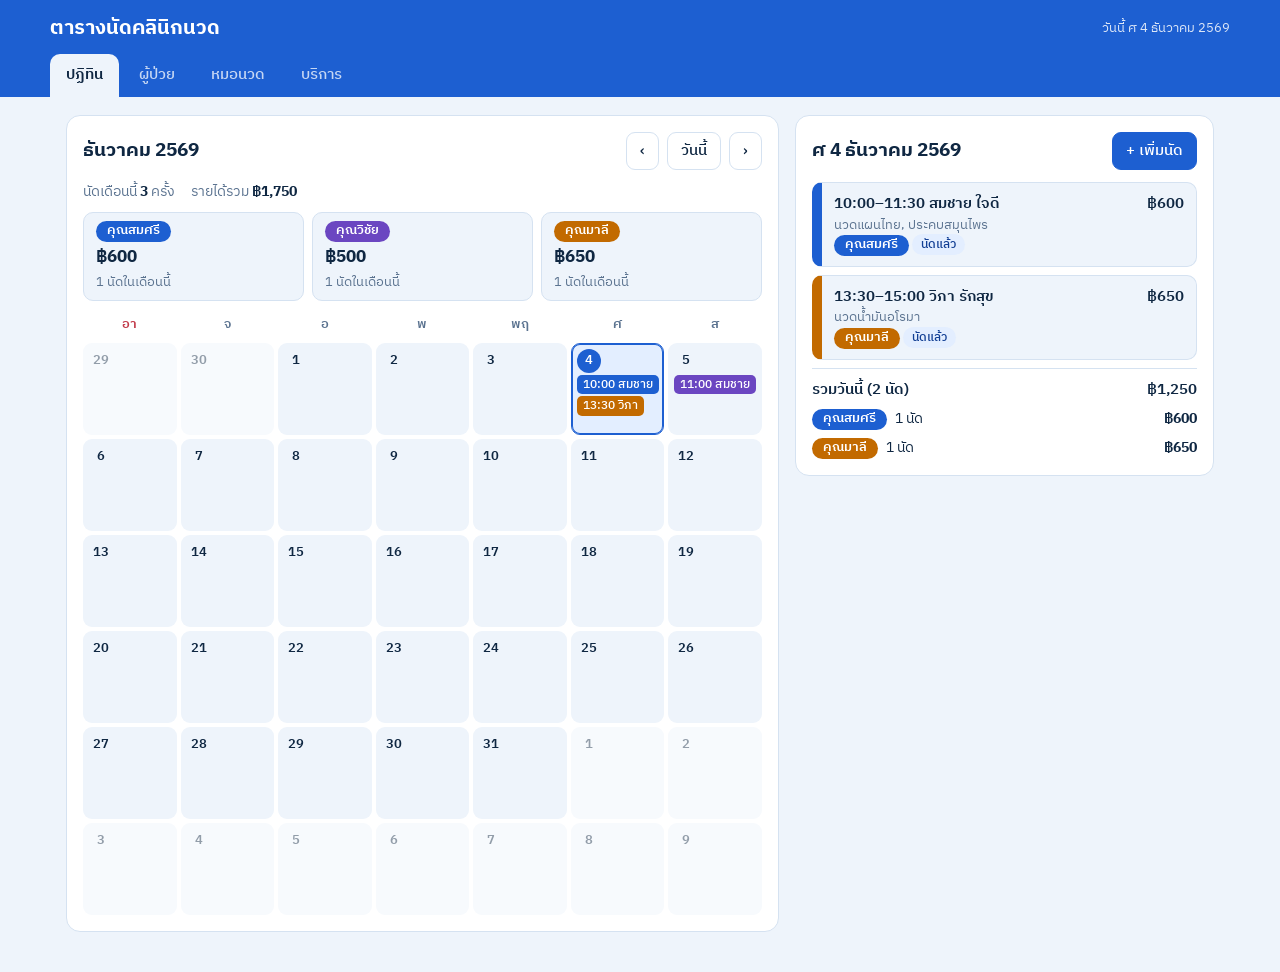
<file: public/assets/aistudio/___________________1__7b80b127.html>
<!doctype html>
<html lang="th">
<head>
<meta charset="utf-8">
<meta name="viewport" content="width=device-width, initial-scale=1, viewport-fit=cover">
<title>ตารางนัดคลินิกนวด</title>
<link href="https://fonts.googleapis.com/css2?family=IBM+Plex+Sans+Thai:wght@400;500;600;700&display=swap" rel="stylesheet">
<style>
:root{--bg:#eef4fb;--sf:#fff;--ink:#0f2742;--mu:#5b7390;--ln:#d5e2f1;--br:#1d5fd1;--brd:#123f94;--soft:#e3eeff;--ok:#0f8a5f;--no:#c23b4a;--on:#fff;color-scheme:light;
box-sizing:border-box;padding-top:env(safe-area-inset-top,0px);padding-bottom:env(safe-area-inset-bottom,0px)}
@media(prefers-color-scheme:dark){:root:not([data-theme="light"]){--bg:#0b1727;--sf:#12233a;--ink:#e6eefb;--mu:#93a9c6;--ln:#243a57;--br:#5b97ff;--brd:#9dc0ff;--soft:#17325a;--ok:#3fcf9b;--no:#ff7a8a;--on:#06152b;color-scheme:dark}}
:root[data-theme="dark"]{--bg:#0b1727;--sf:#12233a;--ink:#e6eefb;--mu:#93a9c6;--ln:#243a57;--br:#5b97ff;--brd:#9dc0ff;--soft:#17325a;--ok:#3fcf9b;--no:#ff7a8a;--on:#06152b;color-scheme:dark}
html{scroll-padding-top:env(safe-area-inset-top,0px)}
*{box-sizing:border-box}
body{margin:0;background:var(--bg);color:var(--ink);font:15px/1.5 "IBM Plex Sans Thai",system-ui,sans-serif}
button,input,select,textarea{font:inherit;color:inherit}
button{cursor:pointer}
:focus-visible{outline:2px solid var(--br);outline-offset:2px}
header{background:var(--br);color:var(--on);padding:14px 20px 0}
.hd{max-width:1180px;margin:auto;display:flex;align-items:center;justify-content:space-between;gap:12px;flex-wrap:wrap}
h1{font-size:20px;margin:0;font-weight:700}
nav{max-width:1180px;margin:10px auto 0;display:flex;gap:4px;overflow-x:auto}
nav button{background:none;border:0;color:var(--on);opacity:.75;padding:10px 16px;border-radius:10px 10px 0 0;font-weight:500;white-space:nowrap}
nav button.on{background:var(--bg);color:var(--ink);opacity:1;font-weight:600}
main{max-width:1180px;margin:auto;padding:18px 16px 40px}
.card{background:var(--sf);border:1px solid var(--ln);border-radius:14px;padding:16px}
.wrap{display:grid;grid-template-columns:minmax(0,1.7fr) minmax(300px,1fr);gap:16px;align-items:start}
@media(max-width:860px){.wrap{grid-template-columns:1fr}}
.bar{display:flex;align-items:center;gap:8px;flex-wrap:wrap;margin-bottom:12px}
.bar h2{margin:0;font-size:19px;flex:1;min-width:140px}
.btn{border:1px solid var(--ln);background:var(--sf);border-radius:9px;padding:7px 13px;font-weight:500}
.btn:hover{background:var(--soft)}
.pri{background:var(--br);border-color:var(--br);color:var(--on)}
.pri:hover{background:var(--brd);color:var(--on)}
.dng{color:var(--no);border-color:var(--no)}
.sum{display:flex;gap:16px;flex-wrap:wrap;color:var(--mu);font-size:13.5px;margin-bottom:10px}
.sum b{color:var(--ink)}
.grid{display:grid;grid-template-columns:repeat(7,minmax(0,1fr));gap:4px}
.dn{text-align:center;color:var(--mu);font-size:13px;padding:4px 0;font-weight:600}
.dn:first-child{color:var(--no)}
.cell{min-height:92px;background:var(--bg);border:1px solid transparent;border-radius:9px;padding:5px;text-align:left;display:flex;flex-direction:column;gap:2px;overflow:hidden}
.cell:hover{border-color:var(--br)}
.cell.out{opacity:.45}
.cell.sel{background:var(--soft);border-color:var(--br);box-shadow:inset 0 0 0 1px var(--br)}
.cell .n{font-weight:600;font-size:13px;width:24px;height:24px;display:grid;place-items:center;border-radius:50%}
.cell.today .n{background:var(--br);color:var(--on)}
.chip{font-size:11.5px;line-height:1.35;padding:2px 6px;background:var(--c);color:#fff;font-weight:500;border-radius:5px;white-space:nowrap;overflow:hidden;text-overflow:ellipsis}
.chip.x{text-decoration:line-through;opacity:.5}
.more{font-size:11px;color:var(--mu)}
.cnt{display:none;margin:auto 0 0;align-self:center;background:var(--br);color:var(--on);border-radius:99px;font-size:11px;padding:0 7px;font-weight:600}
@media(max-width:700px){.chip,.more{display:none}.cell{min-height:56px;align-items:center}.cell.has .cnt{display:block}}
.ap{display:block;width:100%;text-align:left;background:var(--bg);border:1px solid var(--ln);border-left:10px solid var(--c);border-radius:10px;padding:10px 12px;margin-bottom:8px}
.ap:hover{border-color:var(--br);border-left-color:var(--c)}
.ap .t{display:flex;justify-content:space-between;gap:8px;font-weight:600}
.ap .s{color:var(--mu);font-size:13px}
.tag{font-size:12px;padding:1px 9px;border-radius:99px;background:var(--soft);color:var(--brd);font-weight:500}
.tag.ok{background:color-mix(in srgb,var(--ok) 18%,transparent);color:var(--ok)}
.tag.no{background:color-mix(in srgb,var(--no) 16%,transparent);color:var(--no)}
.tot{display:flex;justify-content:space-between;border-top:1px solid var(--ln);padding-top:10px;margin-top:6px;font-weight:600}
.emp{color:var(--mu);text-align:center;padding:24px 0}
.row{display:flex;align-items:center;gap:12px;padding:11px 4px;border-bottom:1px solid var(--ln)}
.row:last-child{border:0}
.row .g{flex:1;min-width:0}
.row .s{color:var(--mu);font-size:13px}
.dot{width:24px;height:24px;border-radius:50%;background:var(--c);flex:none}
input,select,textarea{width:100%;background:var(--sf);border:1px solid var(--ln);border-radius:9px;padding:8px 10px}
label{display:block;font-size:13px;color:var(--mu);margin:10px 0 3px;font-weight:500}
dialog{border:0;border-radius:16px;padding:0;width:min(520px,94vw);max-height:92vh;background:var(--sf);color:var(--ink);box-shadow:0 20px 60px rgba(8,25,55,.35)}
dialog::backdrop{background:rgba(8,25,55,.5)}
.dl{padding:18px 20px;overflow:auto;max-height:92vh}
.dl h3{margin:0 0 4px;font-size:18px}
.two{display:grid;grid-template-columns:1fr 1fr;gap:10px}
.sv{display:flex;align-items:center;gap:8px;padding:6px 8px;border:1px solid var(--ln);border-radius:9px;margin-bottom:5px;cursor:pointer;color:var(--ink);font-size:14px;margin-top:0}
.sv input{width:auto}
.sv span{flex:1}
.calc{background:var(--soft);border-radius:10px;padding:10px 12px;margin-top:12px;font-size:14px}
.calc div{display:flex;justify-content:space-between}
.calc .g{font-size:18px;font-weight:700;color:var(--brd);border-top:1px solid var(--ln);margin-top:5px;padding-top:5px}
.warn{color:var(--no);font-size:13px;margin-top:6px}
.act{display:flex;gap:8px;margin-top:16px;justify-content:flex-end}
.act .l{margin-right:auto}
.tp{display:inline-block;background:var(--c);color:#fff;border-radius:99px;padding:1px 11px;font-size:12.5px;font-weight:600}.lg{display:flex;gap:6px;flex-wrap:wrap;margin-bottom:10px}.fpr{width:92px!important;text-align:right;padding:4px 8px!important}.lg{gap:8px}.rv{display:flex;flex-direction:column;gap:3px;align-items:flex-start;background:var(--bg);border:1px solid var(--ln);border-radius:10px;padding:8px 12px;min-width:118px;flex:1}.rv b{font-size:17px}.rv small{color:var(--mu)}.rr{display:flex;align-items:center;gap:8px;margin-top:8px;font-size:13.5px}.rr b{margin-left:auto}
</style>
</head>
<body>
<header><div class="hd"><h1>ตารางนัดคลินิกนวด</h1><span id="hs" style="font-size:13px;opacity:.85"></span></div>
<nav id="nav"></nav></header>
<main id="main"></main>
<dialog id="dlg"><div class="dl" id="dl"></div></dialog>
<script>
const $=s=>document.querySelector(s);
const esc=s=>String(s==null?'':s).replace(/[&<>"]/g,c=>({'&':'&amp;','<':'&lt;','>':'&gt;','"':'&quot;'}[c]));
const MN=['มกราคม','กุมภาพันธ์','มีนาคม','เมษายน','พฤษภาคม','มิถุนายน','กรกฎาคม','สิงหาคม','กันยายน','ตุลาคม','พฤศจิกายน','ธันวาคม'];
const DN=['อา','จ','อ','พ','พฤ','ศ','ส'];
const COL=['#1d5fd1','#0b7f8c','#6b46c1','#c26a00','#c93b68','#1f8a4c'];
const pad=n=>String(n).padStart(2,'0');
const ymd=d=>d.getFullYear()+'-'+pad(d.getMonth()+1)+'-'+pad(d.getDate());
const uid=()=>Math.random().toString(36).slice(2,9);
const baht=n=>'฿'+Number(n||0).toLocaleString('th-TH');
const tm=t=>{const[h,m]=(t||'0:0').split(':');return +h*60+ +m};
const hm=n=>pad(Math.floor(n/60)%24)+':'+pad(n%60);
const thDate=s=>{const d=new Date(s+'T00:00');return DN[d.getDay()]+' '+d.getDate()+' '+MN[d.getMonth()]+' '+(d.getFullYear()+543)};
const KEY='clinic-v1';
function seed(){const t=ymd(new Date()),d=new Date();d.setDate(d.getDate()+1);const n=ymd(d);
return{patients:[{id:'p1',name:'สมชาย ใจดี',phone:'081-234-5678',note:'ปวดบ่า ไหล่'},{id:'p2',name:'วิภา รักสุข',phone:'089-111-2233',note:'แพ้น้ำมันหอมบางชนิด'}],
therapists:[{id:'t1',name:'คุณสมศรี',color:COL[0]},{id:'t2',name:'คุณวิชัย',color:COL[2]},{id:'t3',name:'คุณมาลี',color:COL[3]}],
services:[{id:'s1',name:'นวดแผนไทย',min:60,price:400},{id:'s2',name:'นวดน้ำมันอโรมา',min:90,price:700},{id:'s3',name:'นวดเท้า',min:60,price:350},{id:'s4',name:'ประคบสมุนไพร',min:30,price:200},{id:'s5',name:'นวดออฟฟิศซินโดรม',min:60,price:500}],
appts:[{id:'a1',date:t,time:'10:00',pid:'p1',tid:'t1',sids:['s1','s4'],disc:0,status:'นัดแล้ว',note:''},{id:'a2',date:t,time:'13:30',pid:'p2',tid:'t3',sids:['s2'],disc:50,status:'นัดแล้ว',note:''},{id:'a3',date:n,time:'11:00',pid:'p1',tid:'t2',sids:['s5'],disc:0,status:'นัดแล้ว',note:''}]}}
function load(){try{const r=localStorage.getItem(KEY);if(r)return JSON.parse(r)}catch(e){}return seed()}
function save(){try{localStorage.setItem(KEY,JSON.stringify(S))}catch(e){}}
let S=load(),V={tab:'cal',m:new Date(),sel:ymd(new Date())};
V.m.setDate(1);
const P=id=>S.patients.find(x=>x.id==id)||{name:'(ลบแล้ว)',phone:''};
const T=id=>S.therapists.find(x=>x.id==id)||{name:'(ลบแล้ว)',color:'#888'};
const SV=id=>S.services.find(x=>x.id==id);
const dur=a=>a.sids.reduce((s,i)=>s+(SV(i)?SV(i).min:0),0)||60;
const sub=a=>a.sids.reduce((s,i)=>s+(a.pr&&a.pr[i]!=null?+a.pr[i]:(SV(i)?SV(i).price:0)),0);
const cost=a=>Math.max(0,sub(a)-(+a.disc||0));
const live=a=>a.status!=='ยกเลิก';
const byTime=(a,b)=>a.date.localeCompare(b.date)||a.time.localeCompare(b.time);

function render(){
 const tabs=[['cal','ปฏิทิน'],['pat','ผู้ป่วย'],['ther','หมอนวด'],['svc','บริการ']];
 $('#nav').innerHTML=tabs.map(([k,l])=>`<button data-a="tab" data-k="${k}" class="${V.tab==k?'on':''}">${l}</button>`).join('');
 $('#hs').textContent='วันนี้ '+thDate(ymd(new Date()));
 $('#main').innerHTML={cal:vCal,pat:vPat,ther:vTher,svc:vSvc}[V.tab]();
}
function vCal(){
 const y=V.m.getFullYear(),mo=V.m.getMonth(),first=new Date(y,mo,1),start=new Date(y,mo,1-first.getDay()),today=ymd(new Date());
 const mk=y+'-'+pad(mo+1);
 const ma=S.appts.filter(a=>a.date.startsWith(mk));
 let cells='';
 for(let i=0;i<42;i++){const d=new Date(start);d.setDate(start.getDate()+i);const k=ymd(d);
  const L=S.appts.filter(a=>a.date==k).sort(byTime);
  cells+=`<button class="cell ${d.getMonth()!=mo?'out':''} ${k==today?'today':''} ${k==V.sel?'sel':''} ${L.length?'has':''}" data-a="pick" data-d="${k}">
  <span class="n">${d.getDate()}</span>${L.slice(0,3).map(a=>`<span class="chip ${live(a)?'':'x'}" style="--c:${T(a.tid).color}">${a.time} ${esc(P(a.pid).name.split(' ')[0])}</span>`).join('')}${L.length>3?`<span class="more">+${L.length-3} รายการ</span>`:''}<span class="cnt">${L.length}</span></button>`;}
 const L=S.appts.filter(a=>a.date==V.sel).sort(byTime);
 return `<div class="wrap"><section class="card"><div class="bar"><h2>${MN[mo]} ${y+543}</h2>
 <button class="btn" data-a="prev" aria-label="เดือนก่อน">‹</button><button class="btn" data-a="today">วันนี้</button><button class="btn" data-a="next" aria-label="เดือนถัดไป">›</button></div>
 <div class="sum"><span>นัดเดือนนี้ <b>${ma.filter(live).length}</b> ครั้ง</span><span>รายได้รวม <b>${baht(ma.filter(live).reduce((s,a)=>s+cost(a),0))}</b></span></div>
 <div class="lg">${S.therapists.map(t=>{const m=ma.filter(a=>live(a)&&a.tid==t.id);return `<div class="rv"><span class="tp" style="--c:${t.color}">${esc(t.name)}</span><b>${baht(m.reduce((s,a)=>s+cost(a),0))}</b><small>${m.length} นัดในเดือนนี้</small></div>`}).join('')}</div>
 <div class="grid">${DN.map(d=>`<div class="dn">${d}</div>`).join('')}${cells}</div></section>
 <aside class="card"><div class="bar"><h2>${thDate(V.sel)}</h2><button class="btn pri" data-a="addA">+ เพิ่มนัด</button></div>
 ${L.length?L.map(a=>`<button class="ap" style="--c:${T(a.tid).color}" data-a="editA" data-id="${a.id}"><div class="t"><span>${a.time}–${hm(tm(a.time)+dur(a))} ${esc(P(a.pid).name)}</span><span>${baht(cost(a))}</span></div>
 <div class="s">${a.sids.map(i=>esc(SV(i)?SV(i).name:'(ลบแล้ว)')).join(', ')}</div><div class="s"><span class="tp" style="--c:${T(a.tid).color}">${esc(T(a.tid).name)}</span> <span class="tag ${a.status=='เสร็จสิ้น'?'ok':a.status=='ยกเลิก'?'no':''}">${a.status}</span></div></button>`).join('')+
 `<div class="tot"><span>รวมวันนี้ (${L.filter(live).length} นัด)</span><span>${baht(L.filter(live).reduce((s,a)=>s+cost(a),0))}</span></div>${rvRows(L)}`:'<div class="emp">ยังไม่มีนัดในวันนี้<br>กด “เพิ่มนัด” เพื่อเริ่ม</div>'}</aside></div>`;
}
function rvRows(L){return S.therapists.map(t=>{const m=L.filter(a=>live(a)&&a.tid==t.id);return m.length?`<div class="rr"><span class="tp" style="--c:${t.color}">${esc(t.name)}</span><span>${m.length} นัด</span><b>${baht(m.reduce((s,a)=>s+cost(a),0))}</b></div>`:''}).join('')}
function vPat(){
 return `<section class="card"><div class="bar"><h2>ผู้ป่วย (${S.patients.length})</h2><input id="q" placeholder="ค้นหาชื่อหรือเบอร์โทร" style="max-width:240px"><button class="btn pri" data-a="addP">+ ลงทะเบียนผู้ป่วย</button></div>
 <div id="pl">${S.patients.map(p=>{const v=S.appts.filter(a=>a.pid==p.id&&live(a));return `<div class="row" data-s="${esc((p.name+p.phone).toLowerCase())}"><div class="g"><b>${esc(p.name)}</b> <span class="s">${esc(p.phone)}</span><div class="s">${esc(p.note)||'ไม่มีหมายเหตุ'} — มาแล้ว ${v.length} ครั้ง, ใช้จ่าย ${baht(v.reduce((s,a)=>s+cost(a),0))}</div></div>
 <button class="btn" data-a="bookP" data-id="${p.id}">นัดใหม่</button><button class="btn" data-a="editP" data-id="${p.id}">แก้ไข</button></div>`}).join('')||'<div class="emp">ยังไม่มีผู้ป่วย</div>'}</div></section>`;
}
function vTher(){
 return `<section class="card"><div class="bar"><h2>หมอนวด (${S.therapists.length})</h2><button class="btn pri" data-a="addT">+ เพิ่มหมอนวด</button></div>
 ${S.therapists.map(t=>`<div class="row"><span class="dot" style="--c:${t.color}"></span><div class="g"><b>${esc(t.name)}</b><div class="s">เดือนนี้ ${baht(S.appts.filter(a=>a.tid==t.id&&live(a)&&a.date.startsWith(V.m.getFullYear()+'-'+pad(V.m.getMonth()+1))).reduce((s,a)=>s+cost(a),0))} — รวมทั้งหมด ${baht(S.appts.filter(a=>a.tid==t.id&&live(a)).reduce((s,a)=>s+cost(a),0))} (${S.appts.filter(a=>a.tid==t.id&&live(a)).length} นัด)</div></div><button class="btn" data-a="editT" data-id="${t.id}">แก้ไข</button></div>`).join('')}</section>`;
}
function vSvc(){
 return `<section class="card"><div class="bar"><h2>รายการบริการ (${S.services.length})</h2><button class="btn pri" data-a="addS">+ เพิ่มบริการ</button></div>
 ${S.services.map(s=>`<div class="row"><div class="g"><b>${esc(s.name)}</b><div class="s">${s.min} นาที</div></div><b>${baht(s.price)}</b><button class="btn" data-a="editS" data-id="${s.id}">แก้ไข</button></div>`).join('')}</section>`;
}

/* dialog helper */
let onSave=null,onDel=null,armed=false;
function dialog(title,body,save,del){
 onSave=save;onDel=del;armed=false;
 $('#dl').innerHTML=`<h3>${title}</h3>${body}<div class="warn" id="err"></div><div class="act">${del?'<button class="btn dng l" data-a="del">ลบ</button>':''}<button class="btn" data-a="close">ยกเลิก</button><button class="btn pri" data-a="save">บันทึก</button></div>`;
 if(!$('#dlg').open)$('#dlg').showModal();
}
const val=id=>($('#'+id)||{}).value;
const err=m=>{$('#err').textContent=m};
const done=()=>{save();$('#dlg').close();render()};

function formA(id,date,pid){
 const a=id?S.appts.find(x=>x.id==id):{date:date||V.sel,time:'10:00',pid:pid||(S.patients[0]||{id:'new'}).id,tid:(S.therapists[0]||{}).id,sids:[],disc:0,status:'นัดแล้ว',note:''};
 const opt=(arr,sel,f)=>arr.map(x=>`<option value="${x.id}" ${x.id==sel?'selected':''}>${esc(f(x))}</option>`).join('');
 dialog(id?'แก้ไขนัด':'เพิ่มนัดใหม่',`
 <div class="two"><div><label>วันที่</label><input type="date" id="fd" value="${a.date}"></div><div><label>เวลา</label><input type="time" id="ft" value="${a.time}" step="900"></div></div>
 <label>ผู้ป่วย</label><select id="fp"><option value="new" ${a.pid=='new'?'selected':''}>+ ลงทะเบียนผู้ป่วยใหม่</option>${opt(S.patients,a.pid,p=>p.name+(p.phone?' ('+p.phone+')':''))}</select>
 <div class="two" id="np" style="display:none"><div><label>ชื่อ-นามสกุล</label><input id="fn"></div><div><label>เบอร์โทร</label><input id="fh" type="tel"></div></div>
 <label>หมอนวด</label><select id="fth">${opt(S.therapists,a.tid,t=>t.name)}</select>
 <label>บริการ (เลือกได้หลายรายการ แก้ราคาในช่องได้เฉพาะนัดนี้)</label>${S.services.map(s=>`<label class="sv"><input type="checkbox" class="fs" value="${s.id}" ${a.sids.includes(s.id)?'checked':''}><span>${esc(s.name)} <small>${s.min} นาที</small></span><input type="number" class="fpr" data-s="${s.id}" min="0" value="${a.pr&&a.pr[s.id]!=null?a.pr[s.id]:s.price}" aria-label="ราคา ${esc(s.name)}"></label>`).join('')}
 <div class="two"><div><label>ส่วนลด (บาท)</label><input type="number" id="fdc" min="0" value="${a.disc||0}"></div><div><label>สถานะ</label><select id="fst">${['นัดแล้ว','เสร็จสิ้น','ยกเลิก'].map(s=>`<option ${s==a.status?'selected':''}>${s}</option>`).join('')}</select></div></div>
 <label>หมายเหตุ</label><textarea id="fno" rows="2">${esc(a.note)}</textarea>
 <div class="calc" id="calc"></div>`,
 ()=>{
  let p=val('fp');
  if(p=='new'){const n=val('fn').trim();if(!n)return err('กรอกชื่อผู้ป่วยใหม่');p=uid();S.patients.push({id:p,name:n,phone:val('fh').trim(),note:''})}
  const sids=[...document.querySelectorAll('.fs:checked')].map(x=>x.value);
  const pr={};document.querySelectorAll('.fpr').forEach(x=>{pr[x.dataset.s]=+x.value||0});
  if(!sids.length)return err('เลือกบริการอย่างน้อย 1 รายการ');
  if(!val('fd')||!val('ft'))return err('ระบุวันที่และเวลา');
  if(!val('fth'))return err('เพิ่มหมอนวดก่อนในแท็บ “หมอนวด”');
  const o={id:id||uid(),date:val('fd'),time:val('ft'),pid:p,tid:val('fth'),sids,pr,disc:+val('fdc')||0,status:val('fst'),note:val('fno').trim()};
  if(id)S.appts[S.appts.findIndex(x=>x.id==id)]=o;else S.appts.push(o);
  V.sel=o.date;const d=new Date(o.date+'T00:00');d.setDate(1);V.m=d;done()},
 id?()=>{S.appts=S.appts.filter(x=>x.id!=id);done()}:null);
 calc(id);
}
function calc(id){
 const sids=[...document.querySelectorAll('.fs:checked')].map(x=>x.value);
 const pr={};document.querySelectorAll('.fpr').forEach(x=>{pr[x.dataset.s]=+x.value||0});const a={sids,disc:+val('fdc')||0,pr};
 $('#np').style.display=val('fp')=='new'?'grid':'none';
 let w='';const s=tm(val('ft')),e=s+dur(a);
 S.appts.forEach(o=>{if(o.id!=id&&live(o)&&o.date==val('fd')&&o.tid==val('fth')&&s<tm(o.time)+dur(o)&&tm(o.time)<e)w=`หมอนวดคนนี้มีนัดซ้อนเวลา ${o.time}–${hm(tm(o.time)+dur(o))} (${P(o.pid).name})`});
 $('#calc').innerHTML=`<div><span>ค่าบริการ (${sids.length} รายการ, ${dur(a)} นาที)</span><span>${baht(sub(a))}</span></div><div><span>ส่วนลด</span><span>−${baht(a.disc)}</span></div><div class="g"><span>ยอดชำระ</span><span>${baht(cost(a))}</span></div>${w?`<div class="warn" style="display:block">${w}</div>`:''}`;
}
document.addEventListener('input',e=>{
 if(e.target.id=='q'){const q=e.target.value.toLowerCase();document.querySelectorAll('#pl .row').forEach(r=>r.style.display=r.dataset.s.includes(q)?'':'none')}
});
let curId=null;
function formP(id){const p=id?P(id):{name:'',phone:'',note:''};
 dialog(id?'แก้ไขข้อมูลผู้ป่วย':'ลงทะเบียนผู้ป่วย',`<label>ชื่อ-นามสกุล</label><input id="pn" value="${esc(p.name)}"><label>เบอร์โทร</label><input id="ph" type="tel" value="${esc(p.phone)}"><label>หมายเหตุ (โรคประจำตัว, อาการแพ้, จุดที่ปวด)</label><textarea id="po" rows="3">${esc(p.note)}</textarea>`,
 ()=>{if(!val('pn').trim())return err('กรอกชื่อผู้ป่วย');const o={id:id||uid(),name:val('pn').trim(),phone:val('ph').trim(),note:val('po').trim()};
  if(id)S.patients[S.patients.findIndex(x=>x.id==id)]=o;else S.patients.push(o);done()},
 id?()=>{S.patients=S.patients.filter(x=>x.id!=id);done()}:null)}
function formT(id){const t=id?T(id):{name:'',color:COL[S.therapists.length%COL.length]};
 dialog(id?'แก้ไขหมอนวด':'เพิ่มหมอนวด',`<label>ชื่อ</label><input id="tn" value="${esc(t.name)}"><label>สีในปฏิทิน</label><div style="display:flex;gap:8px;flex-wrap:wrap">${COL.map(c=>`<label class="sv" style="padding:6px 10px"><input type="radio" name="tc" value="${c}" ${c==t.color?'checked':''}><span class="dot" style="--c:${c}"></span></label>`).join('')}</div>`,
 ()=>{if(!val('tn').trim())return err('กรอกชื่อ');const o={id:id||uid(),name:val('tn').trim(),color:(document.querySelector('[name=tc]:checked')||{}).value||COL[0]};
  if(id)S.therapists[S.therapists.findIndex(x=>x.id==id)]=o;else S.therapists.push(o);done()},
 id?()=>{S.therapists=S.therapists.filter(x=>x.id!=id);done()}:null)}
function formS(id){const s=id?SV(id):{name:'',min:60,price:400};
 dialog(id?'แก้ไขบริการ':'เพิ่มบริการ',`<label>ชื่อบริการ</label><input id="sn" value="${esc(s.name)}"><div class="two"><div><label>ระยะเวลา (นาที)</label><input id="sm" type="number" min="5" step="5" value="${s.min}"></div><div><label>ราคา (บาท)</label><input id="sp" type="number" min="0" value="${s.price}"></div></div>`,
 ()=>{if(!val('sn').trim())return err('กรอกชื่อบริการ');const o={id:id||uid(),name:val('sn').trim(),min:+val('sm')||60,price:+val('sp')||0};
  if(id)S.services[S.services.findIndex(x=>x.id==id)]=o;else S.services.push(o);done()},
 id?()=>{S.services=S.services.filter(x=>x.id!=id);done()}:null)}

/* a small fix: the appointment id for calc() while editing */
const _formA=formA;formA=function(id,date,pid){curId=id;_formA(id,date,pid)};
document.addEventListener('input',e=>{if($('#calc')&&e.target.closest('#dl')){calc(curId)}},true);
document.addEventListener('change',e=>{if($('#calc')&&e.target.closest('#dl')){calc(curId)}});

const A={
 tab:d=>{V.tab=d.k;render()},
 prev:()=>{V.m=new Date(V.m.getFullYear(),V.m.getMonth()-1,1);render()},
 next:()=>{V.m=new Date(V.m.getFullYear(),V.m.getMonth()+1,1);render()},
 today:()=>{V.m=new Date();V.m.setDate(1);V.sel=ymd(new Date());render()},
 pick:d=>{V.sel=d.d;const x=new Date(d.d+'T00:00');if(x.getMonth()!=V.m.getMonth()){x.setDate(1);V.m=x}render()},
 addA:()=>formA(null,V.sel),editA:d=>formA(d.id),
 bookP:d=>formA(null,V.sel,d.id),
 addP:()=>formP(),editP:d=>formP(d.id),addT:()=>formT(),editT:d=>formT(d.id),addS:()=>formS(),editS:d=>formS(d.id),
 save:()=>onSave&&onSave(),close:()=>$('#dlg').close(),
 del:e=>{const b=document.querySelector('[data-a=del]');if(!armed){armed=true;b.textContent='กดอีกครั้งเพื่อยืนยันลบ';return}onDel&&onDel()}
};
document.addEventListener('click',e=>{const t=e.target.closest('[data-a]');if(t&&A[t.dataset.a])A[t.dataset.a](t.dataset)});
render();
</script>
</body>
</html>
</file>
